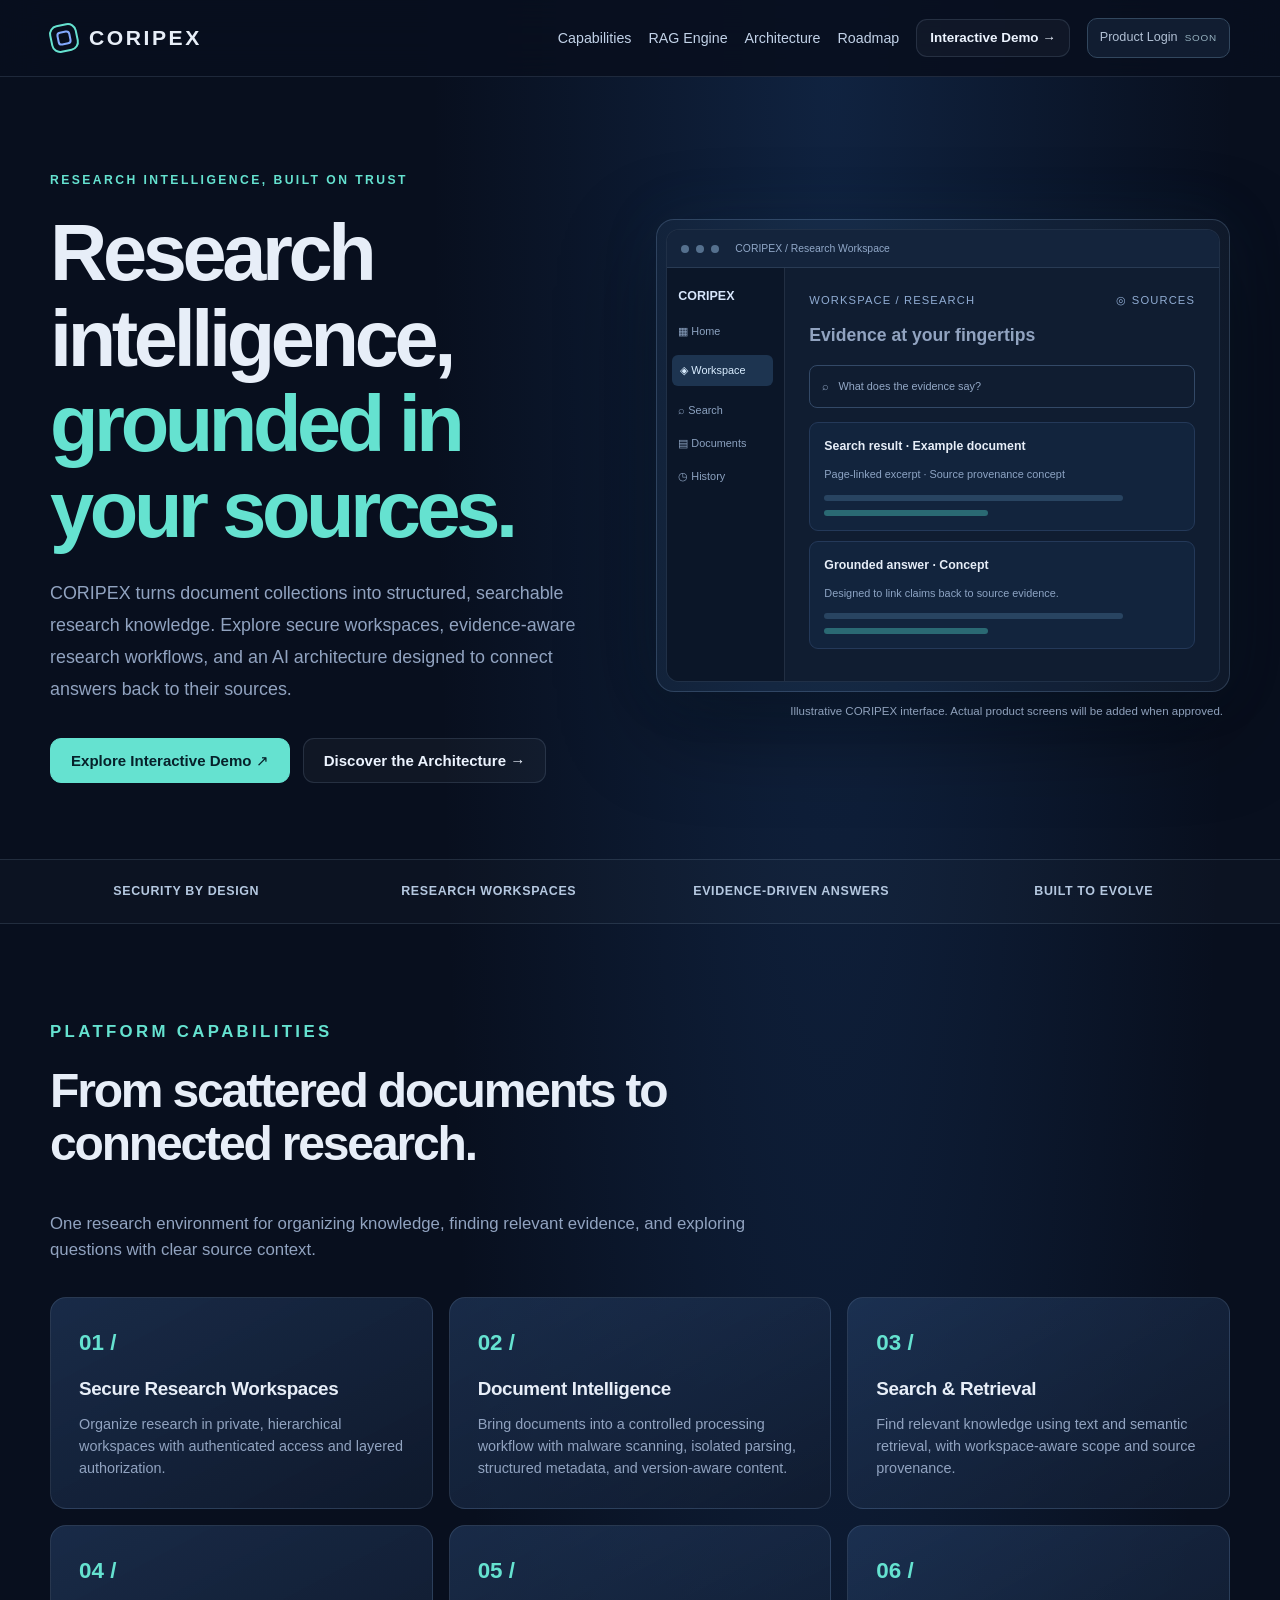
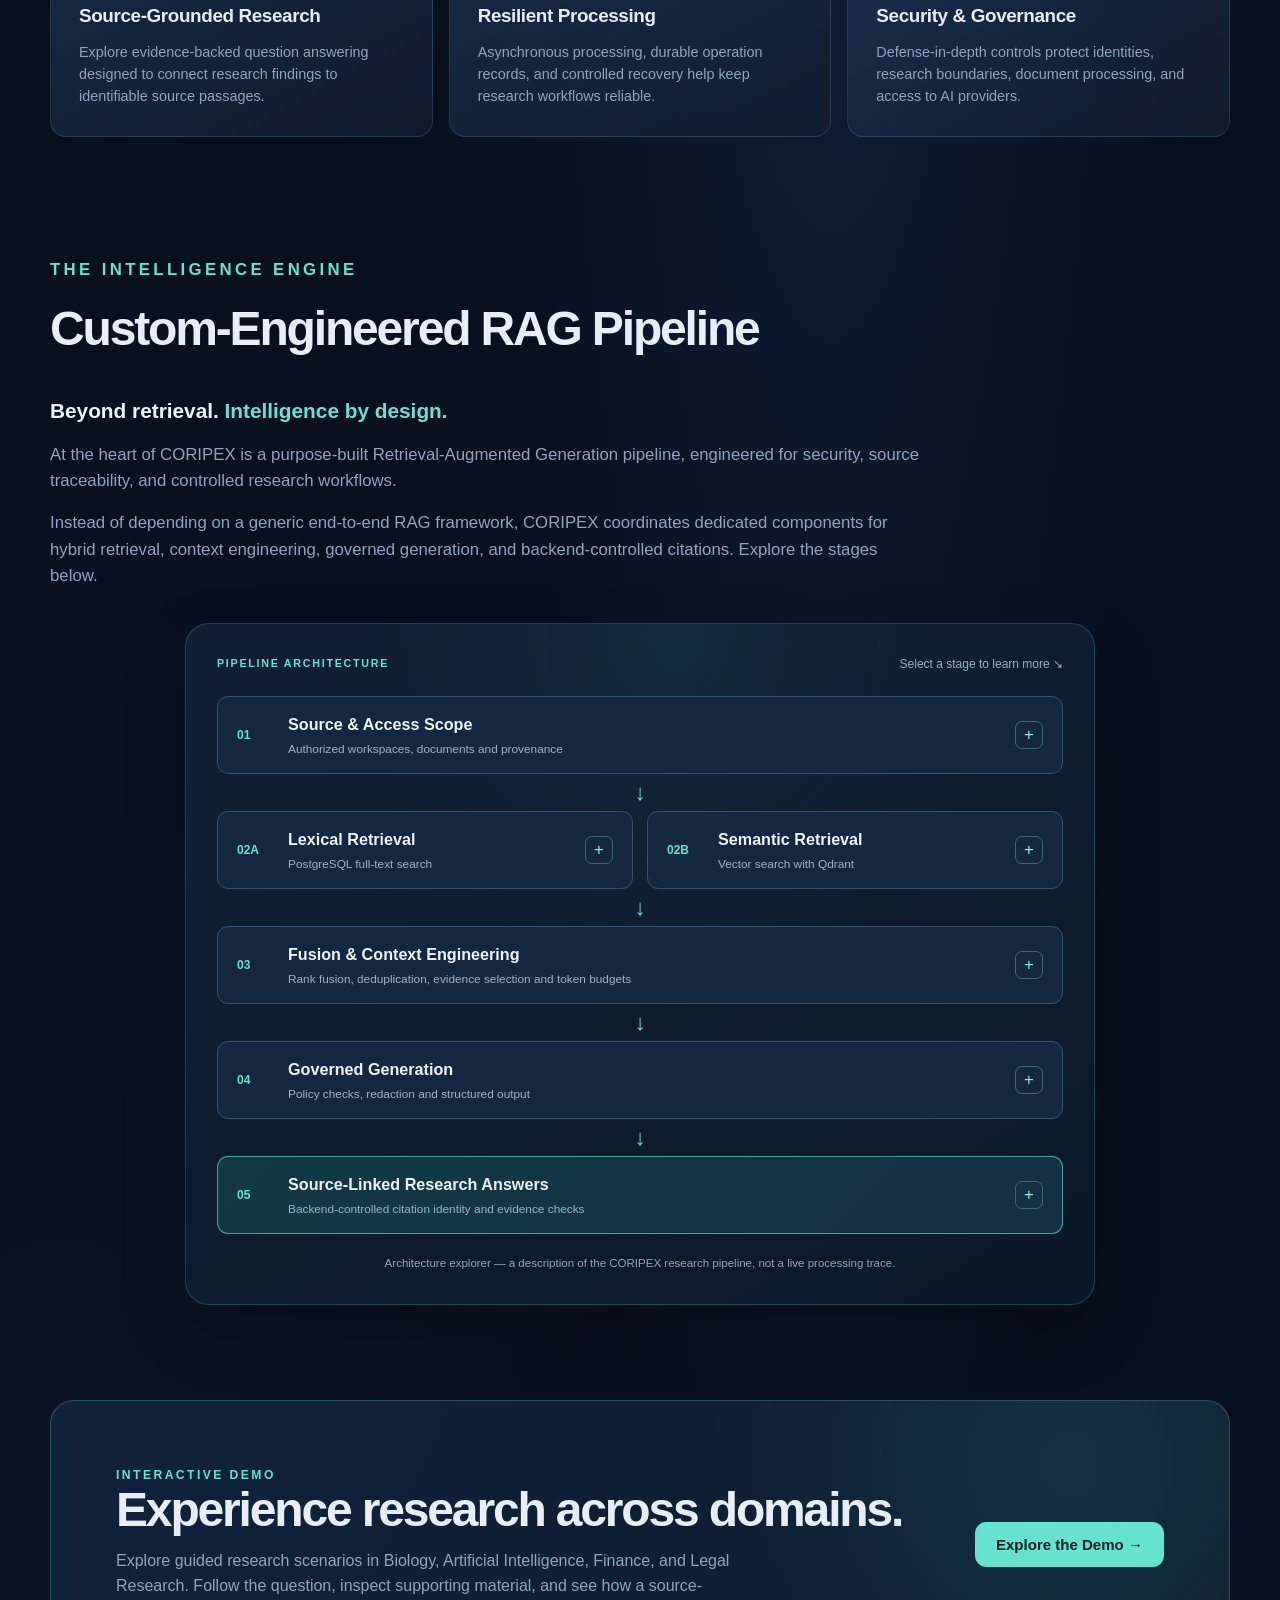
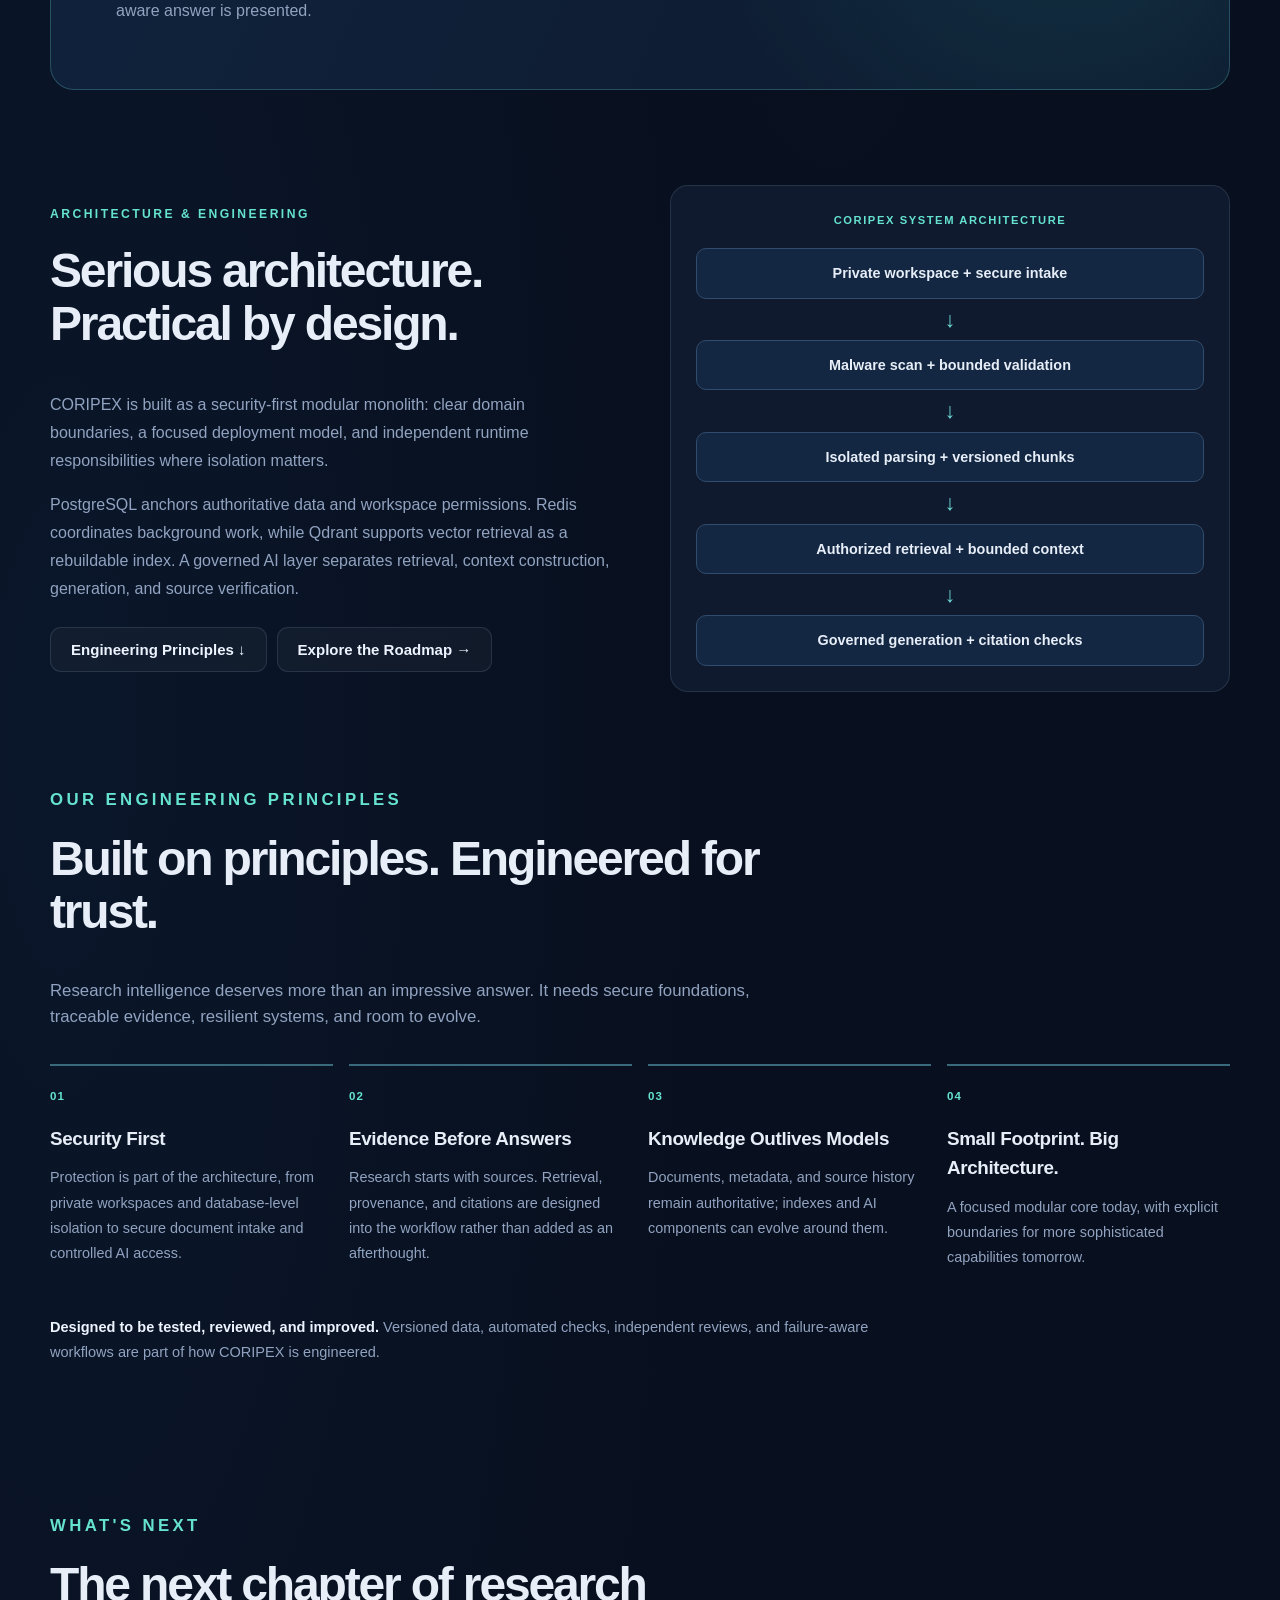
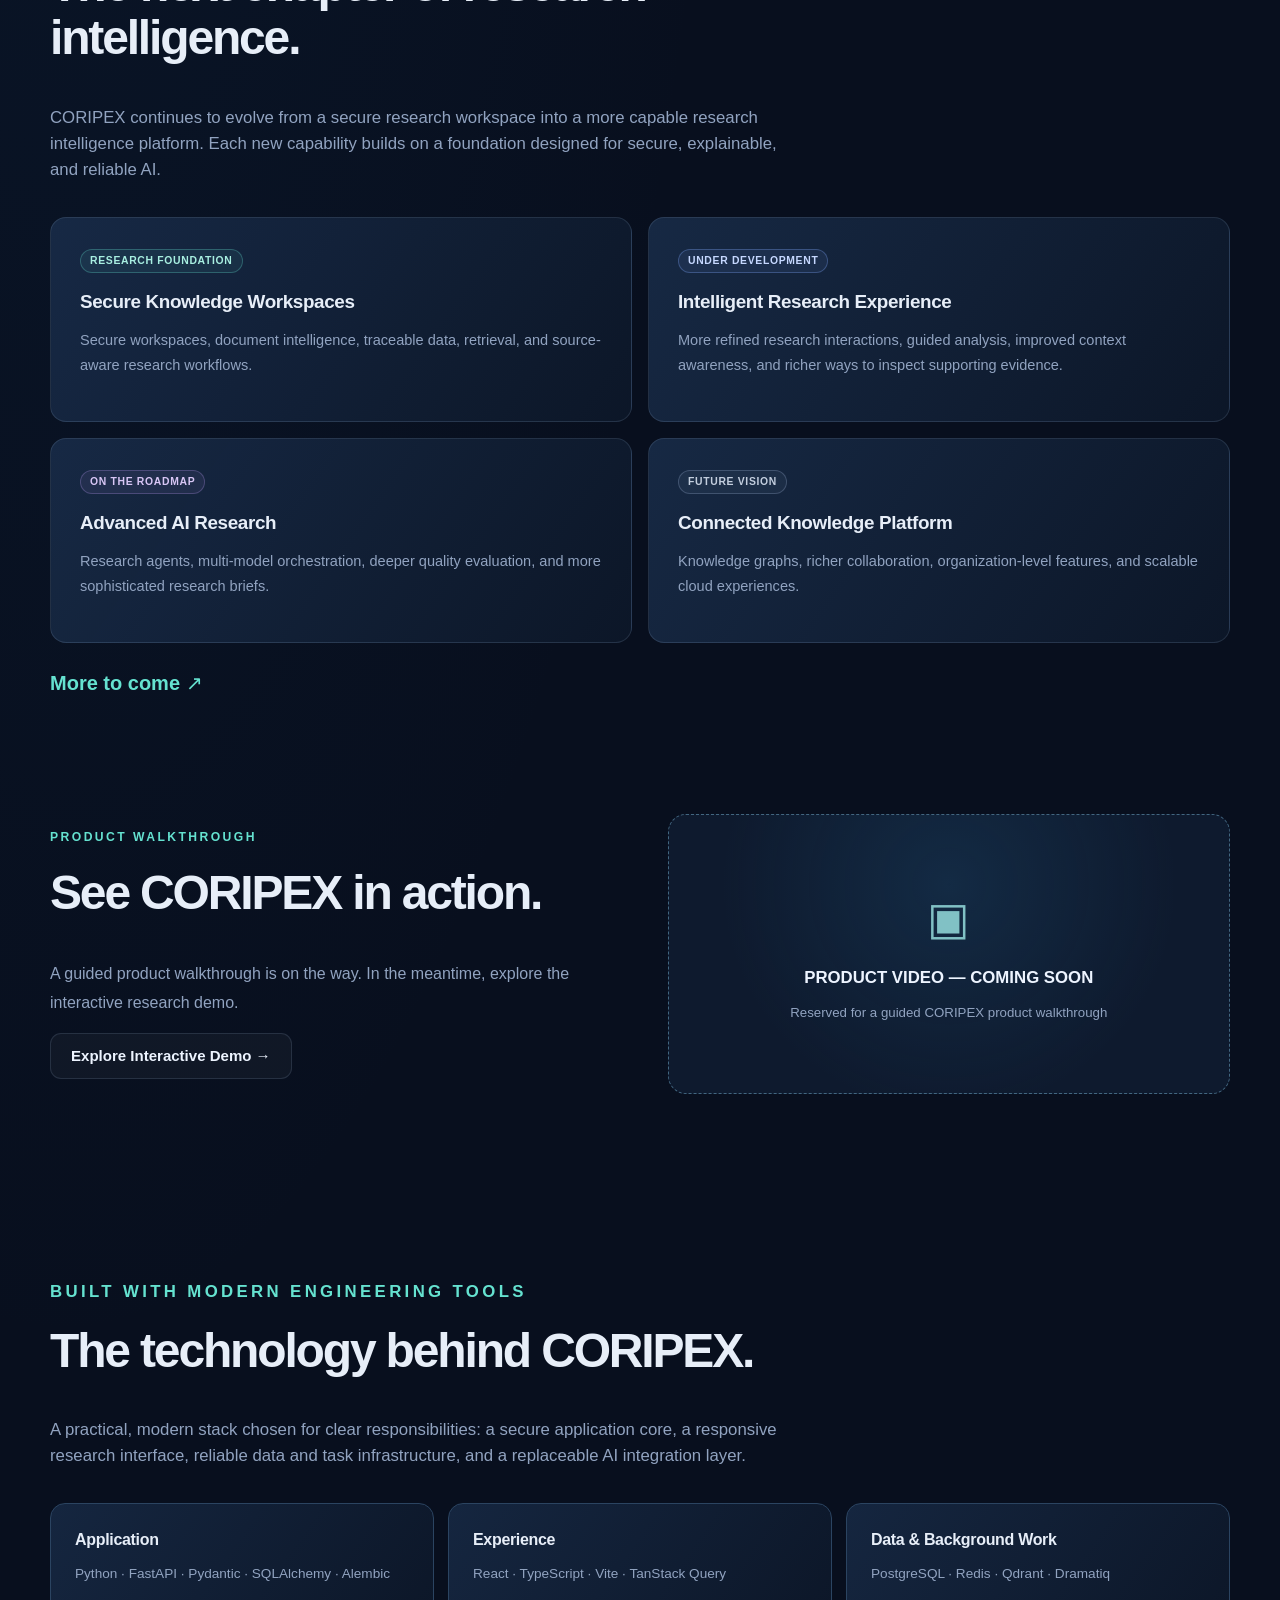
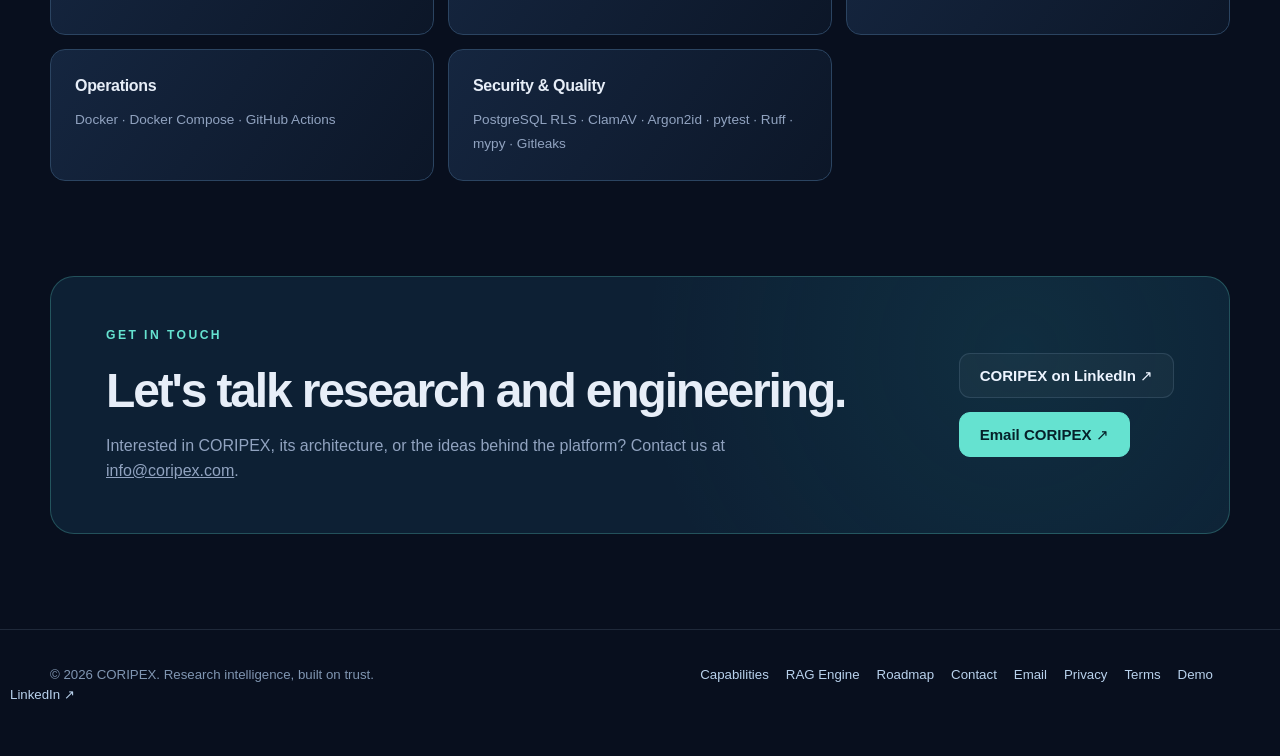
<file: site/index.html>
<!doctype html>
<html lang="en">
<head>
  <meta charset="utf-8" />
  <meta name="viewport" content="width=device-width, initial-scale=1" />
  <meta name="color-scheme" content="dark" />
  <meta name="description" content="Discover CORIPEX, a security-first Research Intelligence Platform for structured knowledge, source-aware research, and evolving AI capabilities." />
  <title>CORIPEX — Research Intelligence Platform</title>
  <link rel="stylesheet" href="./assets/style.css" />
  <link rel="canonical" href="https://coripex.com/" />
  <meta property="og:type" content="website" />
  <meta property="og:site_name" content="CORIPEX" />
  <meta property="og:title" content="CORIPEX — Research Intelligence Platform" />
  <meta property="og:description" content="Discover CORIPEX, a security-first Research Intelligence Platform for structured knowledge, source-aware research, and evolving AI capabilities." />
  <meta property="og:url" content="https://coripex.com/" />
  <meta property="og:image" content="https://coripex.com/assets/coripex-social-card.jpg" />
  <meta property="og:image:alt" content="CORIPEX — Research intelligence, grounded in your sources." />
  <meta property="og:image:width" content="1200" />
  <meta property="og:image:height" content="630" />
  <meta name="twitter:card" content="summary_large_image" />
  <meta name="twitter:image" content="https://coripex.com/assets/coripex-social-card.jpg" />
  <meta name="theme-color" content="#080f1e" />
  <link rel="icon" type="image/svg+xml" href="./favicon.svg" />
</head>
<body>
  <a class="skip-link" href="#main-content">Skip to main content</a>
  <header class="topbar">
    <div class="container nav">
      <a class="brand" href="./" aria-label="CORIPEX home"><span class="brand-mark" aria-hidden="true"></span>CORIPEX</a>
      <nav class="nav-links" aria-label="Main navigation">
        <a href="./#capabilities">Capabilities</a>
        <a href="./#rag-engine">RAG Engine</a>
        <a href="./#engineering">Architecture</a>
        <a href="./#roadmap">Roadmap</a>
        <a class="pill small outline" href="./demo/">Interactive Demo →</a>
        <span class="login-placeholder" aria-label="Product Login — application access coming soon" title="Application access coming soon">Product Login <small>Soon</small></span>
      </nav>
      <details class="mobile-menu">
        <summary aria-label="Open site navigation">Menu <span aria-hidden="true">☰</span></summary>
        <nav class="mobile-menu-panel" aria-label="Mobile navigation">
          <a href="./#capabilities">Capabilities</a>
          <a href="./#rag-engine">RAG Engine</a>
          <a href="./#engineering">Architecture</a>
          <a href="./#roadmap">Roadmap</a>
          <a href="./demo/">Interactive Demo</a>
          <span class="login-placeholder" aria-label="Product Login — application access coming soon">Product Login <small>Soon</small></span>
        </nav>
      </details>
    </div>
  </header>

  <main id="main-content">
    <section class="container hero" aria-labelledby="hero-title">
      <div class="hero-copy">
        <p class="eyebrow">Research intelligence, built on trust</p>
        <h1 id="hero-title">Research intelligence, <span class="shine">grounded in your sources.</span></h1>
        <p>CORIPEX turns document collections into structured, searchable research knowledge. Explore secure workspaces, evidence-aware research workflows, and an AI architecture designed to connect answers back to their sources.</p>
        <div class="hero-actions">
          <a class="pill primary" href="./demo/">Explore Interactive Demo ↗</a>
          <a class="pill outline" href="#engineering">Discover the Architecture →</a>
        </div>
      </div>
      <div>
        <div class="product-frame">
          <div class="product-inner" role="img" aria-label="Illustration of a future CORIPEX research workspace, showing a source search and a grounded answer concept. This is not an actual screenshot.">
            <div class="window-bar"><span class="dot"></span><span class="dot"></span><span class="dot"></span><span class="window-title">CORIPEX / Research Workspace</span></div>
            <div class="screen">
              <aside class="screen-side"><strong>CORIPEX</strong><span>▦ Home</span><span class="on">◈ Workspace</span><span>⌕ Search</span><span>▤ Documents</span><span>◷ History</span></aside>
              <div class="screen-body">
                <div class="screen-top"><span class="screen-label">Workspace / Research</span><span class="screen-label">◎ Sources</span></div>
                <p class="screen-title">Evidence at your fingertips</p>
                <div class="fake-search">⌕ &nbsp; What does the evidence say?</div>
                <div class="fake-source"><strong>Search result · Example document</strong><span>Page-linked excerpt · Source provenance concept</span><div class="line"></div><div class="line short"></div></div>
                <div class="fake-source"><strong>Grounded answer · Concept</strong><span>Designed to link claims back to source evidence.</span><div class="line"></div><div class="line short"></div></div>
              </div>
            </div>
          </div>
        </div>
        <p class="preview-caption">Illustrative CORIPEX interface. Actual product screens will be added when approved.</p>
      </div>
    </section>

    <div class="truststrip" aria-label="Core engineering themes">
      <div class="container trustgrid"><span>SECURITY BY DESIGN</span><span>RESEARCH WORKSPACES</span><span>EVIDENCE-DRIVEN ANSWERS</span><span>BUILT TO EVOLVE</span></div>
    </div>

    <section id="capabilities" class="section container" aria-labelledby="capabilities-title">
      <div class="section-head">
        <p class="eyebrow">Platform capabilities</p>
        <h2 id="capabilities-title">From scattered documents to connected research.</h2>
        <p>One research environment for organizing knowledge, finding relevant evidence, and exploring questions with clear source context.</p>
      </div>
      <div class="feature-grid">
        <article class="tile"><div class="tile-icon">01 /</div><h3>Secure Research Workspaces</h3><p>Organize research in private, hierarchical workspaces with authenticated access and layered authorization.</p></article>
        <article class="tile"><div class="tile-icon">02 /</div><h3>Document Intelligence</h3><p>Bring documents into a controlled processing workflow with malware scanning, isolated parsing, structured metadata, and version-aware content.</p></article>
        <article class="tile"><div class="tile-icon">03 /</div><h3>Search &amp; Retrieval</h3><p>Find relevant knowledge using text and semantic retrieval, with workspace-aware scope and source provenance.</p></article>
        <article class="tile"><div class="tile-icon">04 /</div><h3>Source-Grounded Research</h3><p>Explore evidence-backed question answering designed to connect research findings to identifiable source passages.</p></article>
        <article class="tile"><div class="tile-icon">05 /</div><h3>Resilient Processing</h3><p>Asynchronous processing, durable operation records, and controlled recovery help keep research workflows reliable.</p></article>
        <article class="tile"><div class="tile-icon">06 /</div><h3>Security &amp; Governance</h3><p>Defense-in-depth controls protect identities, research boundaries, document processing, and access to AI providers.</p></article>
      </div>
    </section>

    <section id="rag-engine" class="section container rag-engine" aria-labelledby="rag-title">
      <div class="section-head rag-intro">
        <p class="eyebrow">The intelligence engine</p>
        <h2 id="rag-title">Custom-Engineered RAG Pipeline</h2>
        <p class="rag-lead">Beyond retrieval. <span class="shine">Intelligence by design.</span></p>
        <p>At the heart of CORIPEX is a purpose-built Retrieval-Augmented Generation pipeline, engineered for security, source traceability, and controlled research workflows.</p>
        <p>Instead of depending on a generic end-to-end RAG framework, CORIPEX coordinates dedicated components for hybrid retrieval, context engineering, governed generation, and backend-controlled citations. Explore the stages below.</p>
      </div>
      <div class="rag-workflow" aria-label="Interactive overview of the CORIPEX RAG architecture">
        <div class="rag-flow-heading"><span class="rag-flow-tag">PIPELINE ARCHITECTURE</span><span class="rag-flow-hint">Select a stage to learn more ↘</span></div>
        <details class="rag-stage">
          <summary><span class="rag-stage-index">01</span><span class="rag-stage-name">Source &amp; Access Scope<small>Authorized workspaces, documents and provenance</small></span><span class="rag-stage-plus" aria-hidden="true">+</span></summary>
          <p>Research begins inside an authorized Workspace. Document identity, version history, and PostgreSQL access rules are preserved before evidence is used by downstream systems.</p>
        </details>
        <div class="rag-connector" aria-hidden="true">↓</div>
        <div class="rag-branches">
          <details class="rag-stage rag-branch">
            <summary><span class="rag-stage-index">02A</span><span class="rag-stage-name">Lexical Retrieval<small>PostgreSQL full-text search</small></span><span class="rag-stage-plus" aria-hidden="true">+</span></summary>
            <p>Term-based retrieval finds passages that match explicit research language while respecting Workspace scope and source eligibility.</p>
          </details>
          <details class="rag-stage rag-branch">
            <summary><span class="rag-stage-index">02B</span><span class="rag-stage-name">Semantic Retrieval<small>Vector search with Qdrant</small></span><span class="rag-stage-plus" aria-hidden="true">+</span></summary>
            <p>Semantic candidates are retrieved from compatible vector indexes. Retrieved records must be rechecked against authoritative authorization and source state.</p>
          </details>
        </div>
        <div class="rag-connector" aria-hidden="true">↓</div>
        <details class="rag-stage">
          <summary><span class="rag-stage-index">03</span><span class="rag-stage-name">Fusion &amp; Context Engineering<small>Rank fusion, deduplication, evidence selection and token budgets</small></span><span class="rag-stage-plus" aria-hidden="true">+</span></summary>
          <p>Reciprocal Rank Fusion combines search channels. A dedicated ContextBuilder selects bounded, diverse, source-linked evidence and limits what may be transmitted to an AI provider.</p>
        </details>
        <div class="rag-connector" aria-hidden="true">↓</div>
        <details class="rag-stage">
          <summary><span class="rag-stage-index">04</span><span class="rag-stage-name">Governed Generation<small>Policy checks, redaction and structured output</small></span><span class="rag-stage-plus" aria-hidden="true">+</span></summary>
          <p>Model access passes through explicit provider policies, consent, data classification and minimization. Structured generation is coordinated by the application, not by the retrieved documents.</p>
        </details>
        <div class="rag-connector" aria-hidden="true">↓</div>
        <details class="rag-stage rag-outcome">
          <summary><span class="rag-stage-index">05</span><span class="rag-stage-name">Source-Linked Research Answers<small>Backend-controlled citation identity and evidence checks</small></span><span class="rag-stage-plus" aria-hidden="true">+</span></summary>
          <p>Answer records preserve versioned citations and supporting source references. When the available evidence is insufficient, the workflow is designed to communicate that limitation rather than invent supporting facts.</p>
        </details>
        <p class="rag-footnote">Architecture explorer — a description of the CORIPEX research pipeline, not a live processing trace.</p>
      </div>
    </section>

        <section class="container" aria-labelledby="demo-cta-title">
      <div class="demo-band">
        <div><p class="eyebrow">Interactive demo</p><h2 id="demo-cta-title">Experience research across domains.</h2><p>Explore guided research scenarios in Biology, Artificial Intelligence, Finance, and Legal Research. Follow the question, inspect supporting material, and see how a source-aware answer is presented.</p></div>
        <a class="pill primary" href="./demo/">Explore the Demo →</a>
      </div>
    </section>

    <section id="engineering" class="section container engineering" aria-labelledby="engineering-title">
      <div>
        <p class="eyebrow">Architecture &amp; engineering</p>
        <h2 id="engineering-title">Serious architecture. Practical by design.</h2>
        <p>CORIPEX is built as a security-first modular monolith: clear domain boundaries, a focused deployment model, and independent runtime responsibilities where isolation matters.</p>
        <p>PostgreSQL anchors authoritative data and workspace permissions. Redis coordinates background work, while Qdrant supports vector retrieval as a rebuildable index. A governed AI layer separates retrieval, context construction, generation, and source verification.</p>
        <div class="linklist"><a href="#engineering-principles" class="pill outline">Engineering Principles ↓</a><a href="#roadmap" class="pill outline">Explore the Roadmap →</a></div>
      </div>
      <div class="pipeline" aria-label="Conceptual architecture of document research processing">
        <p class="pipeline-kicker">CORIPEX system architecture</p>
        <div class="pipe-item">Private workspace + secure intake</div><div class="pipe-arrow" aria-hidden="true">↓</div>
        <div class="pipe-item">Malware scan + bounded validation</div><div class="pipe-arrow" aria-hidden="true">↓</div>
        <div class="pipe-item">Isolated parsing + versioned chunks</div><div class="pipe-arrow" aria-hidden="true">↓</div>
        <div class="pipe-item">Authorized retrieval + bounded context</div><div class="pipe-arrow" aria-hidden="true">↓</div>
        <div class="pipe-item">Governed generation + citation checks</div>

      </div>
    </section>

    <section id="engineering-principles" class="container detail-section" aria-labelledby="principles-title">
      <div class="section-head"><p class="eyebrow">Our engineering principles</p><h2 id="principles-title">Built on principles. Engineered for trust.</h2><p>Research intelligence deserves more than an impressive answer. It needs secure foundations, traceable evidence, resilient systems, and room to evolve.</p></div>
      <div class="detail-grid principles-grid">
        <article class="detail-card"><span class="detail-number">01</span><h3>Security First</h3><p>Protection is part of the architecture, from private workspaces and database-level isolation to secure document intake and controlled AI access.</p></article>
        <article class="detail-card"><span class="detail-number">02</span><h3>Evidence Before Answers</h3><p>Research starts with sources. Retrieval, provenance, and citations are designed into the workflow rather than added as an afterthought.</p></article>
        <article class="detail-card"><span class="detail-number">03</span><h3>Knowledge Outlives Models</h3><p>Documents, metadata, and source history remain authoritative; indexes and AI components can evolve around them.</p></article>
        <article class="detail-card"><span class="detail-number">04</span><h3>Small Footprint. Big Architecture.</h3><p>A focused modular core today, with explicit boundaries for more sophisticated capabilities tomorrow.</p></article>
      </div>
      <p class="principles-end"><strong>Designed to be tested, reviewed, and improved.</strong> Versioned data, automated checks, independent reviews, and failure-aware workflows are part of how CORIPEX is engineered.</p>
    </section>

        <section id="roadmap" class="section container" aria-labelledby="roadmap-title">
      <div class="section-head"><p class="eyebrow">What's next</p><h2 id="roadmap-title">The next chapter of research intelligence.</h2><p>CORIPEX continues to evolve from a secure research workspace into a more capable research intelligence platform. Each new capability builds on a foundation designed for secure, explainable, and reliable AI.</p></div>
      <div class="roadmap-grid">
        <article class="roadmap-card"><p class="status-label status-built">Research foundation</p><h3>Secure Knowledge Workspaces</h3><p>Secure workspaces, document intelligence, traceable data, retrieval, and source-aware research workflows.</p></article>
        <article class="roadmap-card"><p class="status-label status-validation">Under development</p><h3>Intelligent Research Experience</h3><p>More refined research interactions, guided analysis, improved context awareness, and richer ways to inspect supporting evidence.</p></article>
        <article class="roadmap-card"><p class="status-label status-design">On the roadmap</p><h3>Advanced AI Research</h3><p>Research agents, multi-model orchestration, deeper quality evaluation, and more sophisticated research briefs.</p></article>
        <article class="roadmap-card"><p class="status-label status-exploratory">Future vision</p><h3>Connected Knowledge Platform</h3><p>Knowledge graphs, richer collaboration, organization-level features, and scalable cloud experiences.</p></article>
      </div>
      <p class="roadmap-close">More to come <span aria-hidden="true">↗</span></p>
    </section>

        <section id="video" class="container video-section" aria-labelledby="video-title">
      <div class="video-copy"><p class="eyebrow">Product walkthrough</p><h2 id="video-title">See CORIPEX in action.</h2><p>A guided product walkthrough is on the way. In the meantime, explore the interactive research demo.</p><a class="pill outline" href="./demo/">Explore Interactive Demo →</a></div>
      <div class="video-placeholder" role="note" aria-label="Product video placeholder. Recording not available yet."><span class="video-outline" aria-hidden="true">▣</span><strong>PRODUCT VIDEO — COMING SOON</strong><span>Reserved for a guided CORIPEX product walkthrough</span></div>
    </section>

        <section id="technology" class="section container technology-section" aria-labelledby="technology-title">
      <div class="section-head"><p class="eyebrow">Built with modern engineering tools</p><h2 id="technology-title">The technology behind CORIPEX.</h2><p>A practical, modern stack chosen for clear responsibilities: a secure application core, a responsive research interface, reliable data and task infrastructure, and a replaceable AI integration layer.</p></div>
      <div class="tech-grid">
        <article class="tech-group"><h3>Application</h3><p>Python · FastAPI · Pydantic · SQLAlchemy · Alembic</p></article>
        <article class="tech-group"><h3>Experience</h3><p>React · TypeScript · Vite · TanStack Query</p></article>
        <article class="tech-group"><h3>Data &amp; Background Work</h3><p>PostgreSQL · Redis · Qdrant · Dramatiq</p></article>
        <article class="tech-group"><h3>Operations</h3><p>Docker · Docker Compose · GitHub Actions</p></article>
        <article class="tech-group"><h3>Security &amp; Quality</h3><p>PostgreSQL RLS · ClamAV · Argon2id · pytest · Ruff · mypy · Gitleaks</p></article>
      </div>
    </section>

    <section id="contact" class="container contact-section" aria-labelledby="contact-title">
      <div><p class="eyebrow">Get in touch</p><h2 id="contact-title">Let's talk research and engineering.</h2><p>Interested in CORIPEX, its architecture, or the ideas behind the platform? Contact us at <a href="mailto:info@coripex.com">info@coripex.com</a>.</p></div>
      <div class="contact-links"><a class="pill outline" href="https://www.linkedin.com/company/coripex/" target="_blank" rel="noopener noreferrer">CORIPEX on LinkedIn ↗</a><a class="pill primary" href="mailto:info@coripex.com?subject=CORIPEX%20Inquiry" aria-label="Email CORIPEX at info@coripex.com">Email CORIPEX ↗</a></div>
    </section>


      </main>

  <footer class="footer"><div class="container footer-inner"><span>© 2026 CORIPEX. Research intelligence, built on trust.</span><div><a href="#capabilities">Capabilities</a><a href="#rag-engine">RAG Engine</a><a href="#roadmap">Roadmap</a><a href="#contact">Contact</a><a href="mailto:info@coripex.com">Email</a><a href="./privacy/">Privacy</a><a href="./terms/">Terms</a><a href="./demo/">Demo</a></div></div><a class="social-link" href="https://www.linkedin.com/company/coripex/" target="_blank" rel="noopener noreferrer" aria-label="CORIPEX on LinkedIn">LinkedIn ↗</a></footer>
</body>
</html>
</file>
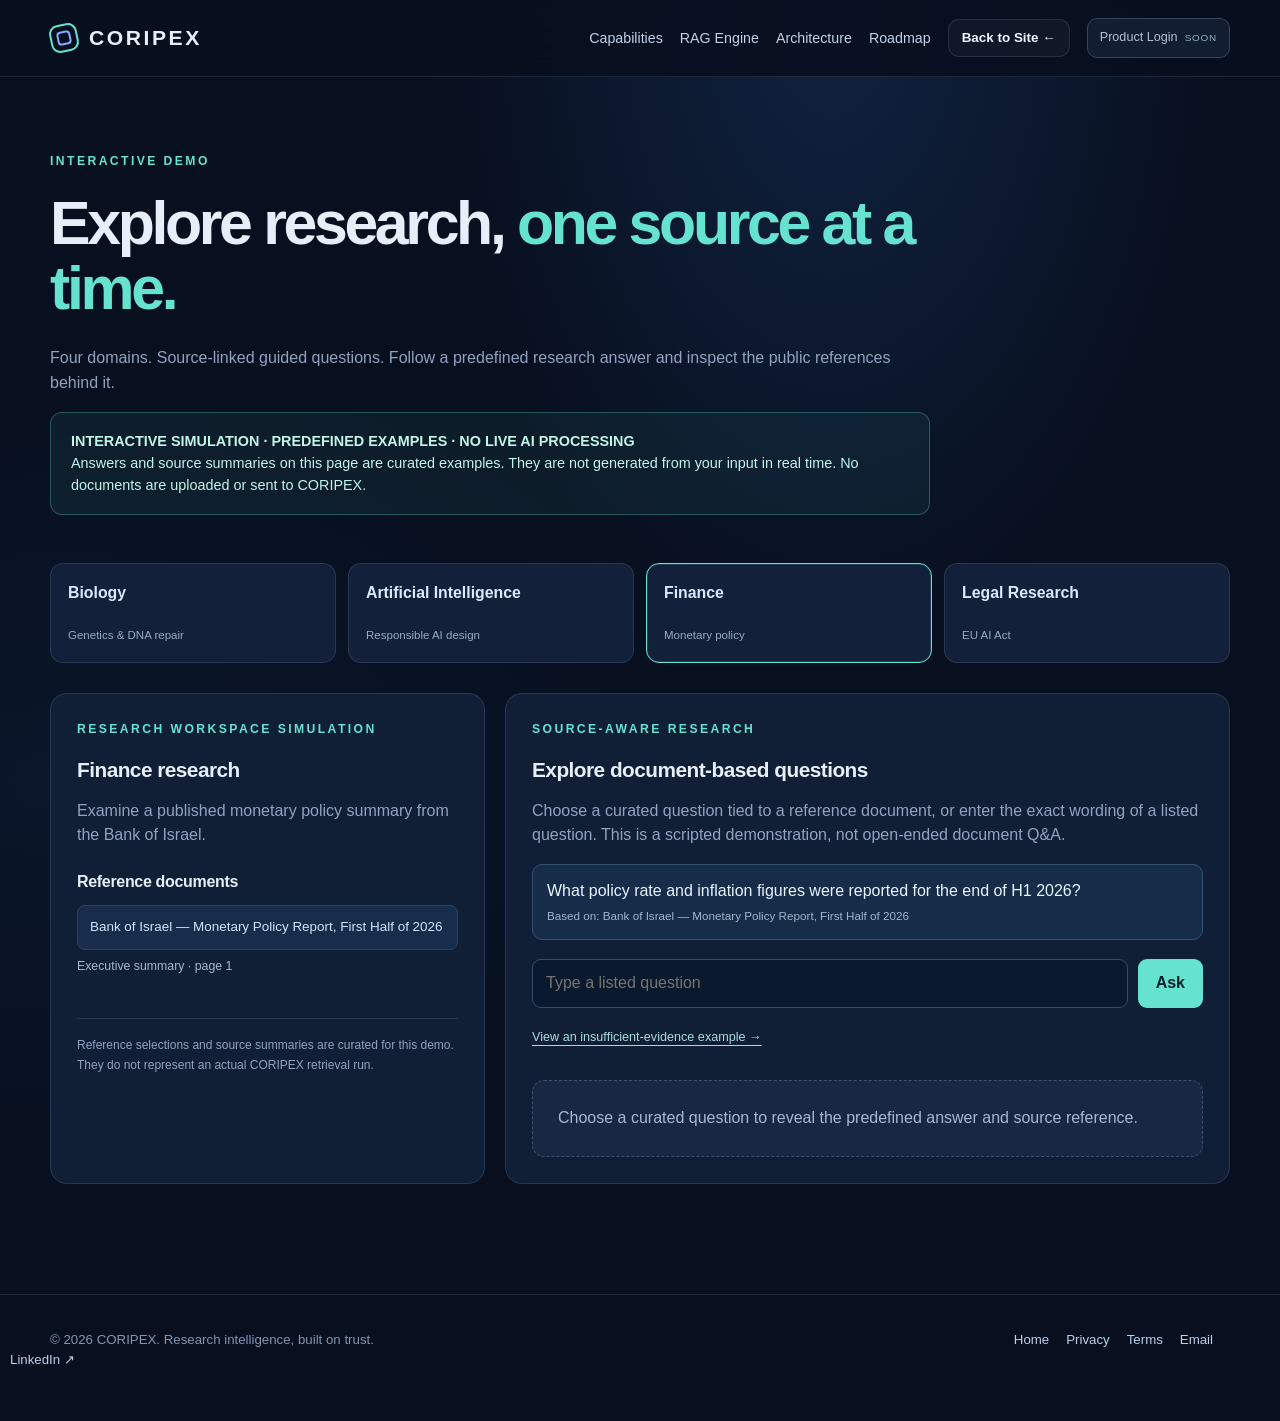
<file: site/demo/index.html>
<!doctype html>
<html lang="en">
<head>
  <meta charset="utf-8" />
  <meta name="viewport" content="width=device-width, initial-scale=1" />
  <meta name="color-scheme" content="dark" />
  <meta name="description" content="Explore four guided CORIPEX research simulations with curated public references and source-to-answer traces. No live AI calls." />
  <title>Interactive Research Demo — CORIPEX</title>
  <link rel="stylesheet" href="../assets/style.css" />
  <link rel="canonical" href="https://coripex.com/demo/" />
  <meta property="og:type" content="website" />
  <meta property="og:site_name" content="CORIPEX" />
  <meta property="og:title" content="Interactive Research Demo — CORIPEX" />
  <meta property="og:description" content="Explore four guided CORIPEX research simulations with curated public references and source-to-answer traces. No live AI calls." />
  <meta property="og:url" content="https://coripex.com/demo/" />
  <meta property="og:image" content="https://coripex.com/assets/coripex-social-card.jpg" />
  <meta property="og:image:alt" content="CORIPEX — Research intelligence, grounded in your sources." />
  <meta property="og:image:width" content="1200" />
  <meta property="og:image:height" content="630" />
  <meta name="twitter:card" content="summary_large_image" />
  <meta name="twitter:image" content="https://coripex.com/assets/coripex-social-card.jpg" />
  <meta name="theme-color" content="#080f1e" />
  <link rel="icon" type="image/svg+xml" href="../favicon.svg" />
</head>
<body>
  <a class="skip-link" href="#main-content">Skip to main content</a>
  <header class="topbar">
    <div class="container nav">
      <a class="brand" href="../" aria-label="CORIPEX home"><span class="brand-mark" aria-hidden="true"></span>CORIPEX</a>
      <nav class="nav-links" aria-label="Main navigation">
        <a href="../#capabilities">Capabilities</a>
        <a href="../#rag-engine">RAG Engine</a>
        <a href="../#engineering">Architecture</a>
        <a href="../#roadmap">Roadmap</a>
        <a class="pill small outline" href="../" aria-label="Back to CORIPEX site">Back to Site ←</a>
        <span class="login-placeholder" aria-label="Product Login — application access coming soon" title="Application access coming soon">Product Login <small>Soon</small></span>
      </nav>
      <details class="mobile-menu">
        <summary aria-label="Open site navigation">Menu <span aria-hidden="true">☰</span></summary>
        <nav class="mobile-menu-panel" aria-label="Mobile navigation">
          <a href="../#capabilities">Capabilities</a>
          <a href="../#rag-engine">RAG Engine</a>
          <a href="../#engineering">Architecture</a>
          <a href="../#roadmap">Roadmap</a>
          <a href="../">Back to Site</a>
          <span class="login-placeholder" aria-label="Product Login — application access coming soon">Product Login <small>Soon</small></span>
        </nav>
      </details>
    </div>
  </header>
  <main class="container" id="main-content">
    <section class="intro" aria-labelledby="demo-title">
      <p class="eyebrow">Interactive demo</p>
      <h1 id="demo-title">Explore research, <span class="shine">one source at a time.</span></h1>
      <p>Four domains. Source-linked guided questions. Follow a predefined research answer and inspect the public references behind it.</p>
      <div class="disclosure" role="note"><strong>INTERACTIVE SIMULATION · PREDEFINED EXAMPLES · NO LIVE AI PROCESSING</strong><br />Answers and source summaries on this page are curated examples. They are not generated from your input in real time. No documents are uploaded or sent to CORIPEX.</div>
    </section>
    <div class="domain-row" role="group" aria-label="Select research domain">
      <button class="domain-button" type="button" data-domain="biology" aria-pressed="false"><strong>Biology</strong><small>Genetics &amp; DNA repair</small></button>
      <button class="domain-button" type="button" data-domain="ai" aria-pressed="false"><strong>Artificial Intelligence</strong><small>Responsible AI design</small></button>
      <button class="domain-button" type="button" data-domain="finance" aria-pressed="true"><strong>Finance</strong><small>Monetary policy</small></button>
      <button class="domain-button" type="button" data-domain="legal" aria-pressed="false"><strong>Legal Research</strong><small>EU AI Act</small></button>
    </div>
    <div class="demo-layout">
      <aside class="panel demo-sources" aria-labelledby="workspace-title">
        <p class="eyebrow">Research workspace simulation</p>
        <h2 id="workspace-title">Finance research</h2>
        <p id="workspace-description"></p>
        <div id="source-list" aria-live="polite"></div>
        <p class="demo-aside-footnote">Reference selections and source summaries are curated for this demo. They do not represent an actual CORIPEX retrieval run.</p>
      </aside>
      <section class="panel" aria-labelledby="question-title">
        <p class="eyebrow">Source-aware research</p>
        <h2 id="question-title">Explore document-based questions</h2>
        <p>Choose a curated question tied to a reference document, or enter the exact wording of a listed question. This is a scripted demonstration, not open-ended document Q&amp;A.</p>
        <div id="question-panel">
          <div id="suggested-questions" class="guided-questions" aria-label="Curated sample questions"></div>
          <form id="ask-form" class="ask-input">
            <input id="question-input" type="text" maxlength="200" aria-label="Research example question" placeholder="Type a listed question" autocomplete="off" />
            <button type="submit">Ask</button>
          </form>
        </div>
        <div class="demo-actions"><button type="button" id="insufficient-demo" class="text-action">View an insufficient-evidence example →</button></div>
        <div id="result" role="status" aria-live="polite"><div class="placeholder has-top-gap">Select a curated question to inspect its answer and supporting source.</div></div>
      </section>
    </div>
  </main>
  <footer class="footer"><div class="container footer-inner"><span>© 2026 CORIPEX. Research intelligence, built on trust.</span><div><a href="../">Home</a><a href="../privacy/">Privacy</a><a href="../terms/">Terms</a><a href="mailto:info@coripex.com">Email</a></div></div><a class="social-link" href="https://www.linkedin.com/company/coripex/" target="_blank" rel="noopener noreferrer" aria-label="CORIPEX on LinkedIn">LinkedIn ↗</a></footer>
  <script src="../content/demo-scenarios.js" defer></script>
  <script src="../assets/demo.js" defer></script>
</body>
</html>
</file>
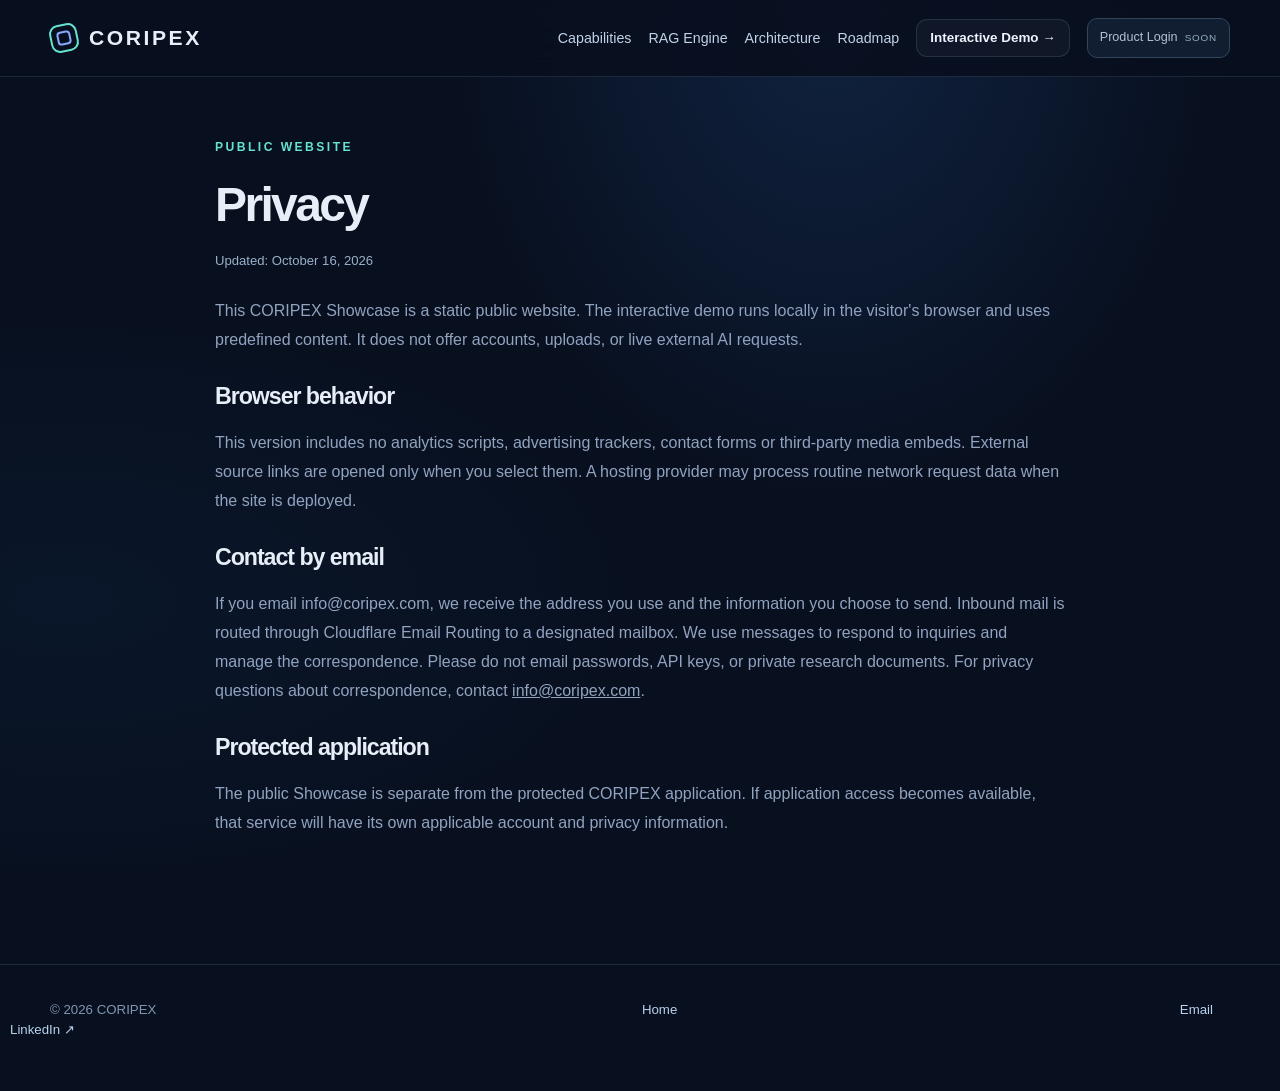
<file: site/privacy/index.html>
<!doctype html><html lang="en"><head><meta charset="utf-8"/><meta name="viewport" content="width=device-width, initial-scale=1"/><meta name="description" content="Learn how the static CORIPEX Showcase handles browser interactions and privacy."/><title>Privacy — CORIPEX Showcase</title><link rel="stylesheet" href="../assets/style.css"/>  <link rel="canonical" href="https://coripex.com/privacy/" />
  <meta property="og:type" content="website" />
  <meta property="og:site_name" content="CORIPEX" />
  <meta property="og:title" content="Privacy — CORIPEX" />
  <meta property="og:description" content="Learn how the static CORIPEX Showcase handles browser interactions and privacy." />
  <meta property="og:url" content="https://coripex.com/privacy/" />
  <meta property="og:image" content="https://coripex.com/assets/coripex-social-card.jpg" />
  <meta property="og:image:alt" content="CORIPEX — Research intelligence, grounded in your sources." />
  <meta property="og:image:width" content="1200" />
  <meta property="og:image:height" content="630" />
  <meta name="twitter:card" content="summary_large_image" />
  <meta name="twitter:image" content="https://coripex.com/assets/coripex-social-card.jpg" />
  <meta name="theme-color" content="#080f1e" />
  <link rel="icon" type="image/svg+xml" href="../favicon.svg" />
</head><body>
  <a class="skip-link" href="#main-content">Skip to main content</a>
  <header class="topbar">
    <div class="container nav">
      <a class="brand" href="../" aria-label="CORIPEX home"><span class="brand-mark" aria-hidden="true"></span>CORIPEX</a>
      <nav class="nav-links" aria-label="Main navigation">
        <a href="../#capabilities">Capabilities</a>
        <a href="../#rag-engine">RAG Engine</a>
        <a href="../#engineering">Architecture</a>
        <a href="../#roadmap">Roadmap</a>
        <a class="pill small outline" href="../demo/" aria-label="Open interactive demo">Interactive Demo →</a>
        <span class="login-placeholder" aria-label="Product Login — application access coming soon" title="Application access coming soon">Product Login <small>Soon</small></span>
      </nav>
      <details class="mobile-menu">
        <summary aria-label="Open site navigation">Menu <span aria-hidden="true">☰</span></summary>
        <nav class="mobile-menu-panel" aria-label="Mobile navigation">
          <a href="../#capabilities">Capabilities</a>
          <a href="../#rag-engine">RAG Engine</a>
          <a href="../#engineering">Architecture</a>
          <a href="../#roadmap">Roadmap</a>
          <a href="../demo/">Interactive Demo</a>
          <span class="login-placeholder" aria-label="Product Login — application access coming soon">Product Login <small>Soon</small></span>
        </nav>
      </details>
    </div>
  </header><main class="container policy" id="main-content"><p class="eyebrow">Public website</p><h1>Privacy</h1><p class="policy-updated">Updated: October 16, 2026</p><p>This CORIPEX Showcase is a static public website. The interactive demo runs locally in the visitor's browser and uses predefined content. It does not offer accounts, uploads, or live external AI requests.</p><h2>Browser behavior</h2><p>This version includes no analytics scripts, advertising trackers, contact forms or third-party media embeds. External source links are opened only when you select them. A hosting provider may process routine network request data when the site is deployed.</p><h2>Contact by email</h2><p>If you email info@coripex.com, we receive the address you use and the information you choose to send. Inbound mail is routed through Cloudflare Email Routing to a designated mailbox. We use messages to respond to inquiries and manage the correspondence. Please do not email passwords, API keys, or private research documents. For privacy questions about correspondence, contact <a href="mailto:info@coripex.com">info@coripex.com</a>.</p><h2>Protected application</h2><p>The public Showcase is separate from the protected CORIPEX application. If application access becomes available, that service will have its own applicable account and privacy information.</p></main><footer class="footer"><div class="container footer-inner"><span>© 2026 CORIPEX</span><a href="../">Home</a><a href="mailto:info@coripex.com">Email</a></div><a class="social-link" href="https://www.linkedin.com/company/coripex/" target="_blank" rel="noopener noreferrer" aria-label="CORIPEX on LinkedIn">LinkedIn ↗</a></footer></body></html>
</file>
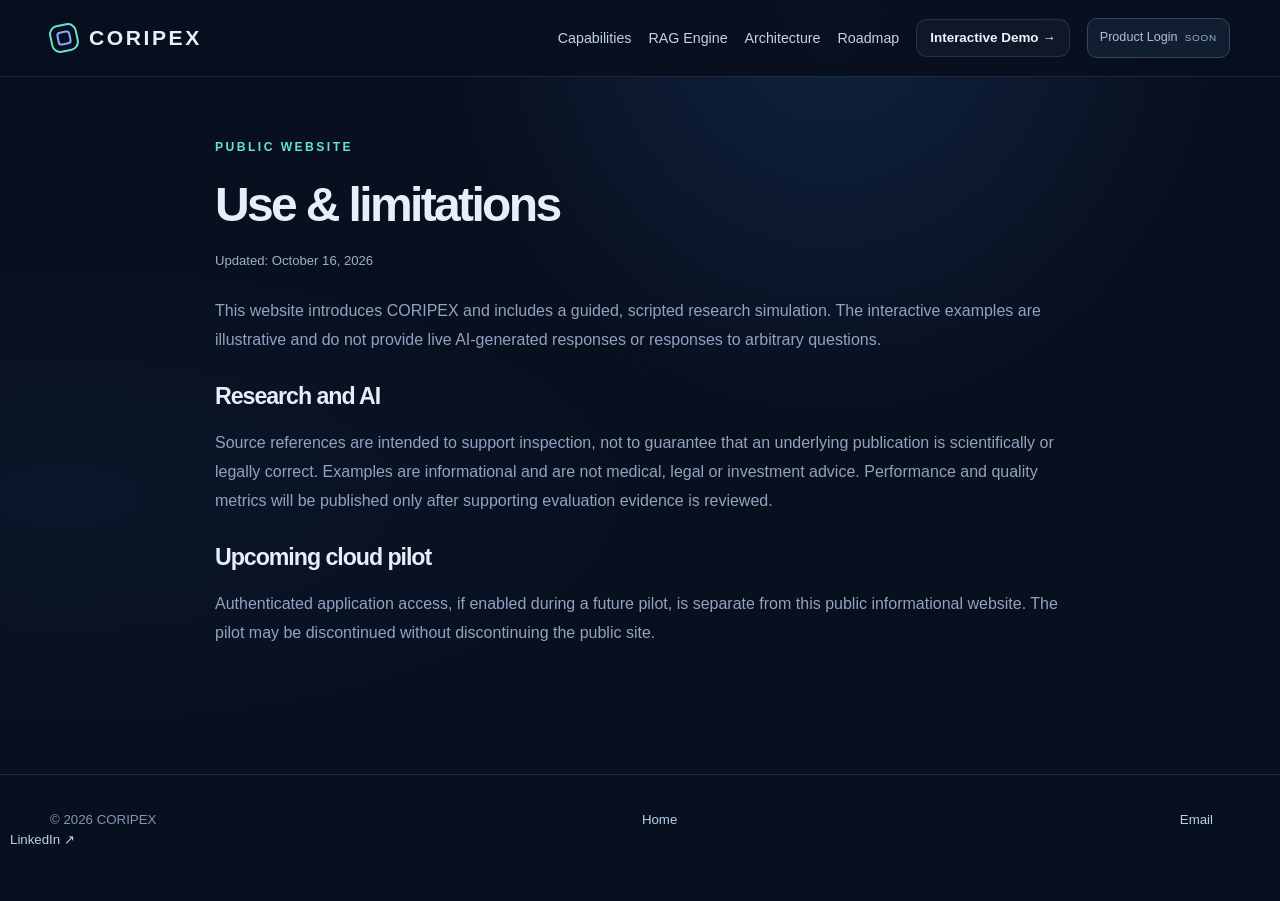
<file: site/terms/index.html>
<!doctype html><html lang="en"><head><meta charset="utf-8"/><meta name="viewport" content="width=device-width, initial-scale=1"/><meta name="description" content="Understand the terms and limitations of the guided CORIPEX research simulation."/><title>Use & Limitations — CORIPEX Showcase</title><link rel="stylesheet" href="../assets/style.css"/>  <link rel="canonical" href="https://coripex.com/terms/" />
  <meta property="og:type" content="website" />
  <meta property="og:site_name" content="CORIPEX" />
  <meta property="og:title" content="Use & Limitations — CORIPEX" />
  <meta property="og:description" content="Understand the terms and limitations of the guided CORIPEX research simulation." />
  <meta property="og:url" content="https://coripex.com/terms/" />
  <meta property="og:image" content="https://coripex.com/assets/coripex-social-card.jpg" />
  <meta property="og:image:alt" content="CORIPEX — Research intelligence, grounded in your sources." />
  <meta property="og:image:width" content="1200" />
  <meta property="og:image:height" content="630" />
  <meta name="twitter:card" content="summary_large_image" />
  <meta name="twitter:image" content="https://coripex.com/assets/coripex-social-card.jpg" />
  <meta name="theme-color" content="#080f1e" />
  <link rel="icon" type="image/svg+xml" href="../favicon.svg" />
</head><body>
  <a class="skip-link" href="#main-content">Skip to main content</a>
  <header class="topbar">
    <div class="container nav">
      <a class="brand" href="../" aria-label="CORIPEX home"><span class="brand-mark" aria-hidden="true"></span>CORIPEX</a>
      <nav class="nav-links" aria-label="Main navigation">
        <a href="../#capabilities">Capabilities</a>
        <a href="../#rag-engine">RAG Engine</a>
        <a href="../#engineering">Architecture</a>
        <a href="../#roadmap">Roadmap</a>
        <a class="pill small outline" href="../demo/" aria-label="Open interactive demo">Interactive Demo →</a>
        <span class="login-placeholder" aria-label="Product Login — application access coming soon" title="Application access coming soon">Product Login <small>Soon</small></span>
      </nav>
      <details class="mobile-menu">
        <summary aria-label="Open site navigation">Menu <span aria-hidden="true">☰</span></summary>
        <nav class="mobile-menu-panel" aria-label="Mobile navigation">
          <a href="../#capabilities">Capabilities</a>
          <a href="../#rag-engine">RAG Engine</a>
          <a href="../#engineering">Architecture</a>
          <a href="../#roadmap">Roadmap</a>
          <a href="../demo/">Interactive Demo</a>
          <span class="login-placeholder" aria-label="Product Login — application access coming soon">Product Login <small>Soon</small></span>
        </nav>
      </details>
    </div>
  </header><main class="container policy" id="main-content"><p class="eyebrow">Public website</p><h1>Use &amp; limitations</h1><p class="policy-updated">Updated: October 16, 2026</p><p>This website introduces CORIPEX and includes a guided, scripted research simulation. The interactive examples are illustrative and do not provide live AI-generated responses or responses to arbitrary questions.</p><h2>Research and AI</h2><p>Source references are intended to support inspection, not to guarantee that an underlying publication is scientifically or legally correct. Examples are informational and are not medical, legal or investment advice. Performance and quality metrics will be published only after supporting evaluation evidence is reviewed.</p><h2>Upcoming cloud pilot</h2><p>Authenticated application access, if enabled during a future pilot, is separate from this public informational website. The pilot may be discontinued without discontinuing the public site.</p></main><footer class="footer"><div class="container footer-inner"><span>© 2026 CORIPEX</span><a href="../">Home</a><a href="mailto:info@coripex.com">Email</a></div><a class="social-link" href="https://www.linkedin.com/company/coripex/" target="_blank" rel="noopener noreferrer" aria-label="CORIPEX on LinkedIn">LinkedIn ↗</a></footer></body></html>
</file>
<file: site/assets/style.css>
:root{font-family:Inter,ui-sans-serif,-apple-system,BlinkMacSystemFont,"Segoe UI",sans-serif;font-synthesis:none;color:#e7eef8;background:#080f1e;--page:#080f1e;--surface:#111c32;--surface2:#172640;--line:rgba(185,211,245,.13);--muted:#91a3c0;--text:#edf4ff;--aqua:#65e2d0;--blue:#83aaff;--max:1180px}
*{box-sizing:border-box}html{scroll-behavior:smooth}body{margin:0;min-width:320px;line-height:1.55;background:radial-gradient(ellipse at 65% 0%,rgba(39,92,163,.26),transparent 34%),radial-gradient(ellipse at 5% 55%,rgba(22,71,118,.13),transparent 40%),var(--page)}a{color:inherit}button,input{font:inherit}button{cursor:pointer}button:disabled{cursor:default}a:focus-visible,button:focus-visible,input:focus-visible{outline:3px solid var(--aqua);outline-offset:4px}h1,h2,h3,p{margin-top:0}h1{font-size:clamp(2.65rem,6.2vw,5rem);line-height:1.08;letter-spacing:-.055em;margin-bottom:24px;font-weight:720}h2{font-size:clamp(2rem,4vw,3rem);line-height:1.1;letter-spacing:-.045em;font-weight:690}h3{font-size:1.18rem;letter-spacing:-.02em}p{color:var(--muted)}.container{width:min(calc(100% - 48px),var(--max));margin-inline:auto}.topbar{position:sticky;top:0;z-index:15;background:rgba(8,15,30,.9);border-bottom:1px solid var(--line);backdrop-filter:blur(20px)}.nav{display:flex;align-items:center;justify-content:space-between;min-height:76px;gap:26px}.brand{text-decoration:none;font-size:1.32rem;font-weight:800;letter-spacing:.12em;display:inline-flex;align-items:center;gap:11px}.brand-mark{width:28px;height:28px;display:inline-flex;align-items:center;justify-content:center;border:2px solid var(--aqua);border-radius:9px;transform:rotate(-12deg)}.brand-mark::before{content:"";width:10px;height:10px;border:2px solid var(--blue);border-radius:4px}.nav-links{display:flex;gap:28px;align-items:center}.nav-links a{text-decoration:none;color:#c2d2e8;font-size:.89rem}.nav-links a:hover{color:#fff}.pill{display:inline-flex;align-items:center;justify-content:center;min-height:44px;padding:10px 20px;border-radius:11px;border:1px solid var(--line);text-decoration:none;gap:10px;font-weight:650;font-size:.94rem;transition:transform .15s,background .15s}.pill:hover{transform:translateY(-2px)}.pill.primary{background:var(--aqua);color:#06212a;border-color:var(--aqua)}.pill.outline{background:rgba(255,255,255,.035);color:var(--text)}.pill.small{padding:7px 13px;min-height:38px;font-size:.84rem}.eyebrow{text-transform:uppercase;letter-spacing:.2em;color:var(--aqua);font-size:.76rem;font-weight:800;margin-bottom:20px}.hero{padding:94px 0 76px;display:grid;grid-template-columns:minmax(0,1fr) minmax(0,1.05fr);align-items:center;gap:60px}.hero-copy>p:not(.eyebrow){font-size:1.12rem;line-height:1.8;max-width:560px}.hero-actions{display:flex;flex-wrap:wrap;gap:13px;margin-top:32px}.muted-note{margin-top:22px;font-size:.8rem;color:#8195b3}.shine{color:var(--aqua)}.product-frame{border:1px solid rgba(161,195,237,.2);border-radius:18px;padding:9px;box-shadow:0 32px 95px rgba(0,0,0,.42),0 0 60px rgba(40,106,169,.1);background:rgba(90,129,170,.09)}.product-inner{background:#101d31;border:1px solid rgba(163,200,247,.11);border-radius:13px;overflow:hidden;min-height:380px}.window-bar{height:38px;background:#14243c;border-bottom:1px solid var(--line);display:flex;align-items:center;gap:7px;padding:0 14px}.dot{width:8px;height:8px;border-radius:50%;background:#55708e}.screen{display:grid;grid-template-columns:118px 1fr;min-height:342px}.screen-side{padding:19px 11px;background:#0b1628;border-right:1px solid var(--line);font-size:.68rem;color:#8ca2c0;display:flex;flex-direction:column;gap:16px}.screen-side strong{color:#d7e6fc;font-size:.78rem}.screen-side span.on{padding:7px 8px;margin-left:-6px;background:#1d3450;color:#d9edff;border-radius:6px}.screen-body{padding:24px 24px 22px}.screen-top{display:flex;justify-content:space-between;align-items:center;gap:10px}.screen-label{color:#90acd3;font-size:.7rem;text-transform:uppercase;letter-spacing:.1em}.screen-title{font-size:1.1rem;margin:12px 0 16px;font-weight:700}.fake-search{padding:12px;border:1px solid #334967;border-radius:8px;color:#93a8c6;font-size:.68rem;margin-bottom:14px}.fake-source{border:1px solid #243959;border-radius:9px;padding:14px;margin-bottom:10px;background:#12243d}.fake-source strong{display:block;font-size:.77rem;margin-bottom:5px}.fake-source span{font-size:.68rem;color:#8da4c4}.fake-source .line{height:6px;background:#284461;width:84%;margin-top:9px;border-radius:10px}.fake-source .line.short{width:46%;background:#2a6973}.preview-caption{font-size:.72rem;color:#8fa1bc;text-align:right;padding:11px 7px 2px}.truststrip{border-block:1px solid var(--line);background:rgba(255,255,255,.015)}.trustgrid{display:grid;grid-template-columns:repeat(4,1fr);gap:30px;padding-block:22px;text-align:center}.trustgrid span{font-size:.78rem;font-weight:650;letter-spacing:.05em;color:#b5c8e0}.section{padding:95px 0}.section-head{max-width:750px;margin-bottom:34px}.section-head p{font-size:1.05rem}.feature-grid{display:grid;grid-template-columns:repeat(3,minmax(0,1fr));gap:16px}.tile{background:linear-gradient(152deg,rgba(39,66,106,.55),rgba(17,28,48,.8));border:1px solid var(--line);border-radius:16px;padding:28px;min-height:205px}.tile-icon{font-size:1.4rem;color:var(--aqua);margin-bottom:22px;font-weight:750}.tile h3{margin-bottom:10px}.tile p{font-size:.9rem;margin:0}.demo-band{padding:65px;border:1px solid rgba(97,189,192,.29);border-radius:24px;background:radial-gradient(circle at 87% 23%,rgba(40,151,151,.19),transparent 35%),linear-gradient(115deg,#10223c,#0d1a2e);display:flex;align-items:center;justify-content:space-between;gap:32px}.demo-band h2{margin-bottom:12px}.demo-band p{margin:0;max-width:620px}.engineering{display:grid;grid-template-columns:1fr 1fr;gap:60px;align-items:center}.pipeline{border:1px solid var(--line);background:#0f1a2e;border-radius:18px;padding:25px}.pipe-item{border:1px solid #314c6c;padding:13px 20px;background:#132742;border-radius:10px;text-align:center;font-size:.9rem;font-weight:650}.pipe-arrow{text-align:center;color:#6bd6d1;font-size:1.35rem;margin:4px 0}.engineering p{line-height:1.75}.linklist{display:flex;flex-wrap:wrap;gap:10px;margin-top:24px}.footer{border-top:1px solid var(--line);padding:35px 0 50px;color:#8096b2;font-size:.83rem}.footer-inner{display:flex;justify-content:space-between;gap:25px;flex-wrap:wrap}.footer a{color:#b9d2ed;margin-right:17px;text-decoration:none}.footer a:hover{text-decoration:underline}.intro{max-width:880px;padding:75px 0 20px}.intro h1{font-size:clamp(2.2rem,5vw,3.8rem)}.disclosure{border:1px solid rgba(101,226,208,.3);background:rgba(56,141,134,.11);border-radius:12px;padding:17px 20px;color:#c2f4e9;font-size:.9rem}.domain-row{display:grid;grid-template-columns:repeat(4,minmax(0,1fr));gap:12px;margin:28px 0}.domain-button{border:1px solid var(--line);border-radius:13px;padding:17px;text-align:left;background:#12203a;color:#dce9fc;min-height:100px;display:flex;flex-direction:column;justify-content:space-between}.domain-button[aria-pressed="true"]{border-color:var(--aqua);box-shadow:inset 0 0 0 1px rgba(101,226,208,.16)}.domain-button:hover{background:#1b304c}.domain-button strong{font-size:.99rem}.domain-button small{font-size:.72rem;color:#96abc5}.demo-layout{display:grid;grid-template-columns:minmax(0,.75fr) minmax(0,1.25fr);gap:20px;margin:30px 0 110px}.panel{border:1px solid var(--line);border-radius:17px;background:#111f36;padding:26px}.panel h2{font-size:1.3rem;letter-spacing:-.025em}.panel h3{font-size:1rem;margin:22px 0 10px}.document-chip{font-size:.84rem;background:#182d4b;border:1px solid #2c4464;border-radius:8px;padding:11px 12px;display:block;margin-bottom:9px;color:#d2e3f8}.question-choice{width:100%;border:1px solid #34516f;border-radius:10px;background:#172c49;color:#e7f5ff;padding:14px;text-align:left}.question-choice:hover{background:#1f3a5d}.ask-input{display:flex;gap:10px;margin-top:19px}.ask-input input{min-width:0;flex:1;background:#0b192f;border:1px solid #324d6d;border-radius:9px;padding:11px 13px;color:#fff}.ask-input button{border:0;background:var(--aqua);border-radius:9px;padding:10px 18px;font-weight:700;color:#09222c}.answer-card{border:1px solid #385e74;background:#102b3b;border-radius:12px;padding:22px;margin-top:24px}.answer-card h3{margin:0 0 10px;color:#bdf8ed}.answer-card p{color:#d8e7f6}.answer-card small{color:#8cb0bb}.source-btn{display:inline-flex;padding:10px 14px;margin-top:10px;border-radius:9px;border:1px solid #5d9f9a;background:#173b42;color:#d5fff7}.source-details{margin-top:12px;border-top:1px solid #4c7280;padding-top:14px;color:#bfdfec;font-size:.88rem}.hide{display:none!important}.placeholder{color:#a6b9d1;background:#172843;padding:25px;border-radius:12px;border:1px dashed #3a536e}.footer-note{padding-bottom:65px}.policy{max-width:850px;padding:60px 0 110px}.policy h1{font-size:3rem}.policy h2{font-size:1.45rem;margin-top:30px}.policy p{line-height:1.8}summary{cursor:pointer}.mobile-only{display:none}
@media (max-width:950px){.hero{grid-template-columns:1fr;padding:70px 0 50px}.engineering{grid-template-columns:1fr}.feature-grid{grid-template-columns:repeat(2,1fr)}.nav-links a:not(.pill){display:none}.demo-layout{grid-template-columns:1fr}.domain-row{grid-template-columns:repeat(2,1fr)}.demo-band{padding:40px;flex-direction:column;align-items:start}.trustgrid{grid-template-columns:repeat(2,1fr)}}
@media(max-width:570px){.container{width:min(calc(100% - 32px),var(--max))}.nav{min-height:65px}.nav-links{gap:7px}.brand{font-size:1.03rem}.brand-mark{width:23px;height:23px}.hero{gap:25px;padding:58px 0 46px}h1{font-size:2.9rem}.screen{grid-template-columns:85px 1fr}.screen-side{font-size:.55rem;padding:15px 8px}.screen-body{padding:15px}.feature-grid{grid-template-columns:1fr}.section{padding:60px 0}.domain-row{gap:8px}.domain-button{padding:12px;min-height:90px}.panel{padding:18px}.ask-input{flex-direction:column}.demo-band{padding:28px}.pill{font-size:.82rem}.trustgrid{gap:12px}.trustgrid span{font-size:.68rem}}
@media(prefers-reduced-motion:reduce){html{scroll-behavior:auto}.pill{transition:none}.pill:hover{transform:none}}

/* Showcase WP-01: clarity, evidence statuses and new sections. */
.skip-link{position:absolute;left:16px;top:-80px;z-index:40;padding:10px 16px;background:var(--aqua);color:#06212a;border-radius:8px;font-weight:700}
.skip-link:focus{top:10px}
section[id]{scroll-margin-top:92px}
.window-title{margin-left:9px;font-size:.65rem;color:#91a8c8}
.status-label{display:inline-block;width:fit-content;margin:0 0 14px;padding:5px 9px;border:1px solid;border-radius:999px;text-transform:uppercase;letter-spacing:.065em;font-size:.65rem;font-weight:800;line-height:1.2}
.status-built{color:#a8efe1;border-color:rgba(101,226,208,.28);background:rgba(101,226,208,.07)}
.status-validation{color:#c6d8ff;border-color:rgba(131,170,255,.3);background:rgba(131,170,255,.08)}
.status-design{color:#d8c6f5;border-color:rgba(184,153,238,.27);background:rgba(184,153,238,.08)}
.status-exploratory{color:#c3cede;border-color:rgba(185,211,245,.22);background:rgba(185,211,245,.05)}
.tile .tile-icon{margin-bottom:13px}
.tile .status-label{display:block}
.pipeline-kicker{text-transform:uppercase;letter-spacing:.14em;font-size:.7rem;font-weight:800;color:var(--aqua);text-align:center;margin-bottom:18px}
.pipeline-note{font-size:.76rem;text-align:center;line-height:1.65;margin:17px 0 0}
.detail-section{padding:0 0 38px}
.detail-grid{display:grid;grid-template-columns:repeat(3,minmax(0,1fr));gap:16px}
.detail-card{border-top:2px solid #386a7c;padding:22px 12px 18px 0}
.detail-number{display:block;color:var(--aqua);font-size:.72rem;letter-spacing:.1em;font-weight:800;margin-bottom:18px}
.detail-card h3{margin-bottom:12px}
.detail-card p{font-size:.9rem;line-height:1.75}
.roadmap-grid{display:grid;grid-template-columns:repeat(2,minmax(0,1fr));gap:16px}
.roadmap-card{background:linear-gradient(125deg,rgba(25,45,74,.86),rgba(13,24,42,.85));border:1px solid var(--line);border-radius:16px;padding:29px;min-height:205px}
.roadmap-card h3{font-size:1.18rem;margin:0 0 12px}
.roadmap-card p:last-child{margin:0;font-size:.91rem;line-height:1.7}
.video-section{display:grid;grid-template-columns:1fr 1fr;gap:55px;align-items:center;padding:20px 0 90px}
.video-copy p:not(.eyebrow){max-width:520px;line-height:1.8}
.video-placeholder{display:flex;flex-direction:column;gap:12px;justify-content:center;align-items:center;text-align:center;min-height:280px;border-radius:18px;border:1px dashed #426680;background:radial-gradient(circle at 50% 25%,rgba(34,91,133,.25),transparent 65%),#0e1a2e;padding:36px;color:#c5d6ea}
.video-outline{font-size:2.8rem;color:#81c1c5}
.video-placeholder strong{font-size:1.05rem;color:#edf4ff}
.video-placeholder span:last-child{font-size:.83rem;color:var(--muted)}
.project-section{padding-top:18px}
.muted-strong{color:#edf4ff}
@media(max-width:950px){.detail-grid{grid-template-columns:1fr 1fr}.video-section{grid-template-columns:1fr;gap:22px;padding-bottom:68px}.nav-links{gap:18px}}
@media(max-width:570px){.detail-grid,.roadmap-grid{grid-template-columns:1fr}.roadmap-card{min-height:auto;padding:23px}.video-placeholder{min-height:220px;padding:24px}.footer a{display:inline-block;margin-bottom:8px}}

/* WP-01 editorial refinement: retain the approved dark showcase visual system. */
.nav-links{gap:17px}
.nav-links a{white-space:nowrap}
.login-placeholder{display:inline-flex;align-items:center;gap:7px;white-space:nowrap;color:#b1c0d4;border:1px solid #32475e;background:#111d31;border-radius:10px;padding:9px 12px;font-size:.79rem;cursor:default}
.login-placeholder small{font-size:.62rem;text-transform:uppercase;letter-spacing:.08em;color:#95b1bf}
.mobile-menu{display:none;position:relative}
.mobile-menu summary{cursor:pointer;list-style:none;display:flex;align-items:center;gap:10px;border-radius:10px;padding:9px 12px;border:1px solid var(--line);color:var(--text);font-weight:650;background:#13213a}
.mobile-menu summary::-webkit-details-marker{display:none}
.mobile-menu summary:focus-visible,details.rag-stage summary:focus-visible{outline:3px solid var(--aqua);outline-offset:3px}
.mobile-menu-panel{position:absolute;top:calc(100% + 12px);right:0;min-width:min(290px,calc(100vw - 32px));border:1px solid #36536b;border-radius:12px;background:#0d1b30;padding:14px;box-shadow:0 22px 55px rgba(0,0,0,.38);display:flex;flex-direction:column;gap:4px}
.mobile-menu-panel a{display:block;text-decoration:none;padding:11px 12px;border-radius:8px;color:#d6e4f5;font-size:.91rem}
.mobile-menu-panel a:hover{background:#1a3452}
.mobile-menu-panel .login-placeholder{margin-top:8px;justify-content:space-between}
.rag-engine{padding-top:25px}
.rag-intro{max-width:870px}
.rag-lead{font-size:1.3rem!important;color:#edf4ff!important;font-weight:700;margin-bottom:14px}
.rag-workflow{max-width:910px;margin:0 auto;border-radius:24px;border:1px solid rgba(101,226,208,.2);background:radial-gradient(circle at 54% 3%,rgba(34,115,122,.14),transparent 39%),linear-gradient(148deg,#101f35,#0b182b);padding:31px;box-shadow:0 25px 65px rgba(0,0,0,.17)}
.rag-flow-heading{display:flex;justify-content:space-between;gap:15px;flex-wrap:wrap;margin-bottom:23px}
.rag-flow-tag{font-size:.67rem;letter-spacing:.16em;color:var(--aqua);font-weight:800}
.rag-flow-hint{font-size:.75rem;color:#96afc7}
.rag-stage{background:#132740;border:1px solid #35516b;border-radius:11px;overflow:hidden}
.rag-stage summary{list-style:none;display:flex;align-items:center;gap:17px;min-height:76px;padding:15px 19px;cursor:pointer}
.rag-stage summary::-webkit-details-marker{display:none}
.rag-stage[open]{border-color:#538a8b;background:#142c43}
.rag-stage summary:hover{background:rgba(101,226,208,.055)}
.rag-stage-index{font-size:.75rem;color:var(--aqua);font-weight:850;min-width:34px}
.rag-stage-name{flex:1;color:#edf4ff;font-weight:750;font-size:1.01rem;line-height:1.36}
.rag-stage-name small{display:block;font-size:.74rem;color:#9db3ca;font-weight:400;margin-top:5px}
.rag-stage-plus{border:1px solid #3b6976;border-radius:7px;width:28px;height:28px;text-align:center;line-height:25px;color:#9ceade;font-size:1.05rem;flex-shrink:0}
.rag-stage[open] .rag-stage-plus{transform:rotate(45deg)}
.rag-stage>p{padding:0 22px 21px 70px;font-size:.86rem;line-height:1.75;margin:0}
.rag-connector{text-align:center;color:#75d6d0;font-size:1.4rem;height:37px;line-height:37px}
.rag-branches{display:grid;grid-template-columns:repeat(2,minmax(0,1fr));gap:14px}
.rag-outcome{border-color:rgba(101,226,208,.63);background:linear-gradient(135deg,#123946,#133047)}
.rag-footnote{font-size:.72rem;text-align:center;line-height:1.6;margin:20px 0 0}
.principles-grid{grid-template-columns:repeat(4,minmax(0,1fr))}
.principles-end{font-size:.91rem;line-height:1.75;max-width:830px;margin-top:12px}
.principles-end strong{color:#edf4ff}
.roadmap-close{margin:25px 0 0;font-size:1.25rem;color:var(--aqua);font-weight:750}
.tech-grid{display:grid;grid-template-columns:repeat(3,minmax(0,1fr));gap:14px}
.tech-group{border:1px solid #2b4461;background:linear-gradient(125deg,rgba(25,45,74,.76),rgba(13,24,42,.83));border-radius:15px;padding:24px;min-height:132px}
.tech-group h3{font-size:1rem;margin-bottom:9px}
.tech-group p{font-size:.85rem;line-height:1.75;margin:0}
.contact-section{border:1px solid rgba(101,226,208,.25);border-radius:24px;background:radial-gradient(circle at 82% 29%,rgba(35,143,146,.12),transparent 38%),#0d2034;display:flex;align-items:center;justify-content:space-between;gap:28px;padding:49px 55px;margin-bottom:95px}
.contact-section h2{margin-bottom:16px}
.contact-section p:not(.eyebrow){margin:0;max-width:650px}
.contact-availability{border:1px solid #425a6d;background:#172b42;border-radius:12px;padding:14px 18px;min-width:210px;display:flex;flex-direction:column;align-items:center;gap:4px}
.contact-availability strong{color:#f3f6fe;font-size:.87rem}
.contact-availability span{color:#9db1c9;font-size:.75rem;text-align:center}
@media(max-width:1100px){.nav-links{display:none}.mobile-menu{display:block}.principles-grid{grid-template-columns:repeat(2,minmax(0,1fr))}}
@media(max-width:950px){.tech-grid{grid-template-columns:repeat(2,minmax(0,1fr))}.contact-section{padding:37px;flex-direction:column;align-items:start}.contact-availability{align-items:flex-start}}
@media(max-width:570px){.rag-workflow{padding:18px}.rag-stage summary{padding:13px 12px;gap:9px;min-height:74px}.rag-stage-index{min-width:29px}.rag-stage-name{font-size:.9rem}.rag-stage-name small{font-size:.68rem}.rag-stage>p{padding:0 14px 16px;font-size:.83rem}.rag-branches{grid-template-columns:1fr;gap:8px}.principles-grid,.tech-grid{grid-template-columns:1fr}.contact-section{padding:25px;margin-bottom:65px}.contact-availability{width:100%}}

/* Curated multi-domain browser-only demo. */
.demo-sources .source-meta{font-size:.77rem;color:#a4b8ce;margin:7px 0 18px}
.demo-aside-footnote{border-top:1px solid var(--line);padding-top:17px;margin-top:24px;font-size:.75rem;line-height:1.65}
.demo-actions{margin-top:13px}
.text-action{padding:7px 0;color:#a8dcd8;background:none;border:0;text-decoration:underline;text-underline-offset:4px;font-size:.79rem}
.text-action:hover{color:var(--aqua)}
.answer-eyebrow{font-size:.64rem!important;font-weight:800;letter-spacing:.1em;color:var(--aqua)!important}
.evidence-trace{border-top:1px solid rgba(104,172,172,.3);padding-top:12px}
.source-inspector summary{cursor:pointer;list-style:none;display:inline-flex;align-items:center}
.source-inspector summary::-webkit-details-marker{display:none}
.source-inspector summary:focus-visible,.text-action:focus-visible{outline:3px solid var(--aqua);outline-offset:4px}
.source-inspector .source-details{color:#c8e0e9;padding-left:2px;line-height:1.7}
.source-inspector .source-details strong{color:#eaf5ff}
.source-inspector .source-details p{font-size:.87rem}
.source-inspector .source-details .source-meta{color:#91b5ca;font-size:.76rem;margin:6px 0 12px}
.source-external{display:inline-block;color:#9dede4;padding:9px 0;text-underline-offset:4px;font-size:.86rem}
.answer-caveat{margin:21px 0 0;font-size:.73rem!important;color:#91aebc!important;line-height:1.65}
.insufficient-state{margin-top:25px;padding:23px}
.insufficient-state strong{color:#e4f1ff}
.insufficient-state p{font-size:.9rem;line-height:1.7}

@media(max-width:570px){.domain-row{grid-template-columns:repeat(2,minmax(0,1fr))}}

/* v0.4: reusable visual treatment for any number of curated questions. */
.guided-questions{display:grid;gap:9px}
.guided-questions .question-choice{display:flex;flex-direction:column;gap:6px;line-height:1.45}
.guided-questions .question-choice small{color:#9fb7cd;font-size:.73rem}
.source-set{margin:0;padding:0;list-style:none;display:grid;gap:9px}
.source-set li{margin:0}
.source-set .document-chip{text-decoration:none;margin:0}
.source-set .document-chip:hover{border-color:var(--aqua);color:#f2fffd}
.demo-aside-footnote{overflow-wrap:anywhere}

/* Keep long research-source labels within narrow demo panels. */
.demo-layout > .panel{min-width:0;overflow-wrap:anywhere}

/* Prelaunch: official social contact while inbound email is not yet verified. */
.contact-links{display:flex;flex-direction:column;align-items:flex-start;gap:14px}.contact-links .contact-availability{width:100%}.footer .social-link{margin-inline:10px 0}

/* v0.6: shared layout spacing and policy annotation, CSP-compatible. */
.placeholder.has-top-gap{margin-top:25px}
.policy-updated{font-size:.82rem;color:#9ab1ca;margin:-.35rem 0 1.5rem}
</file>
